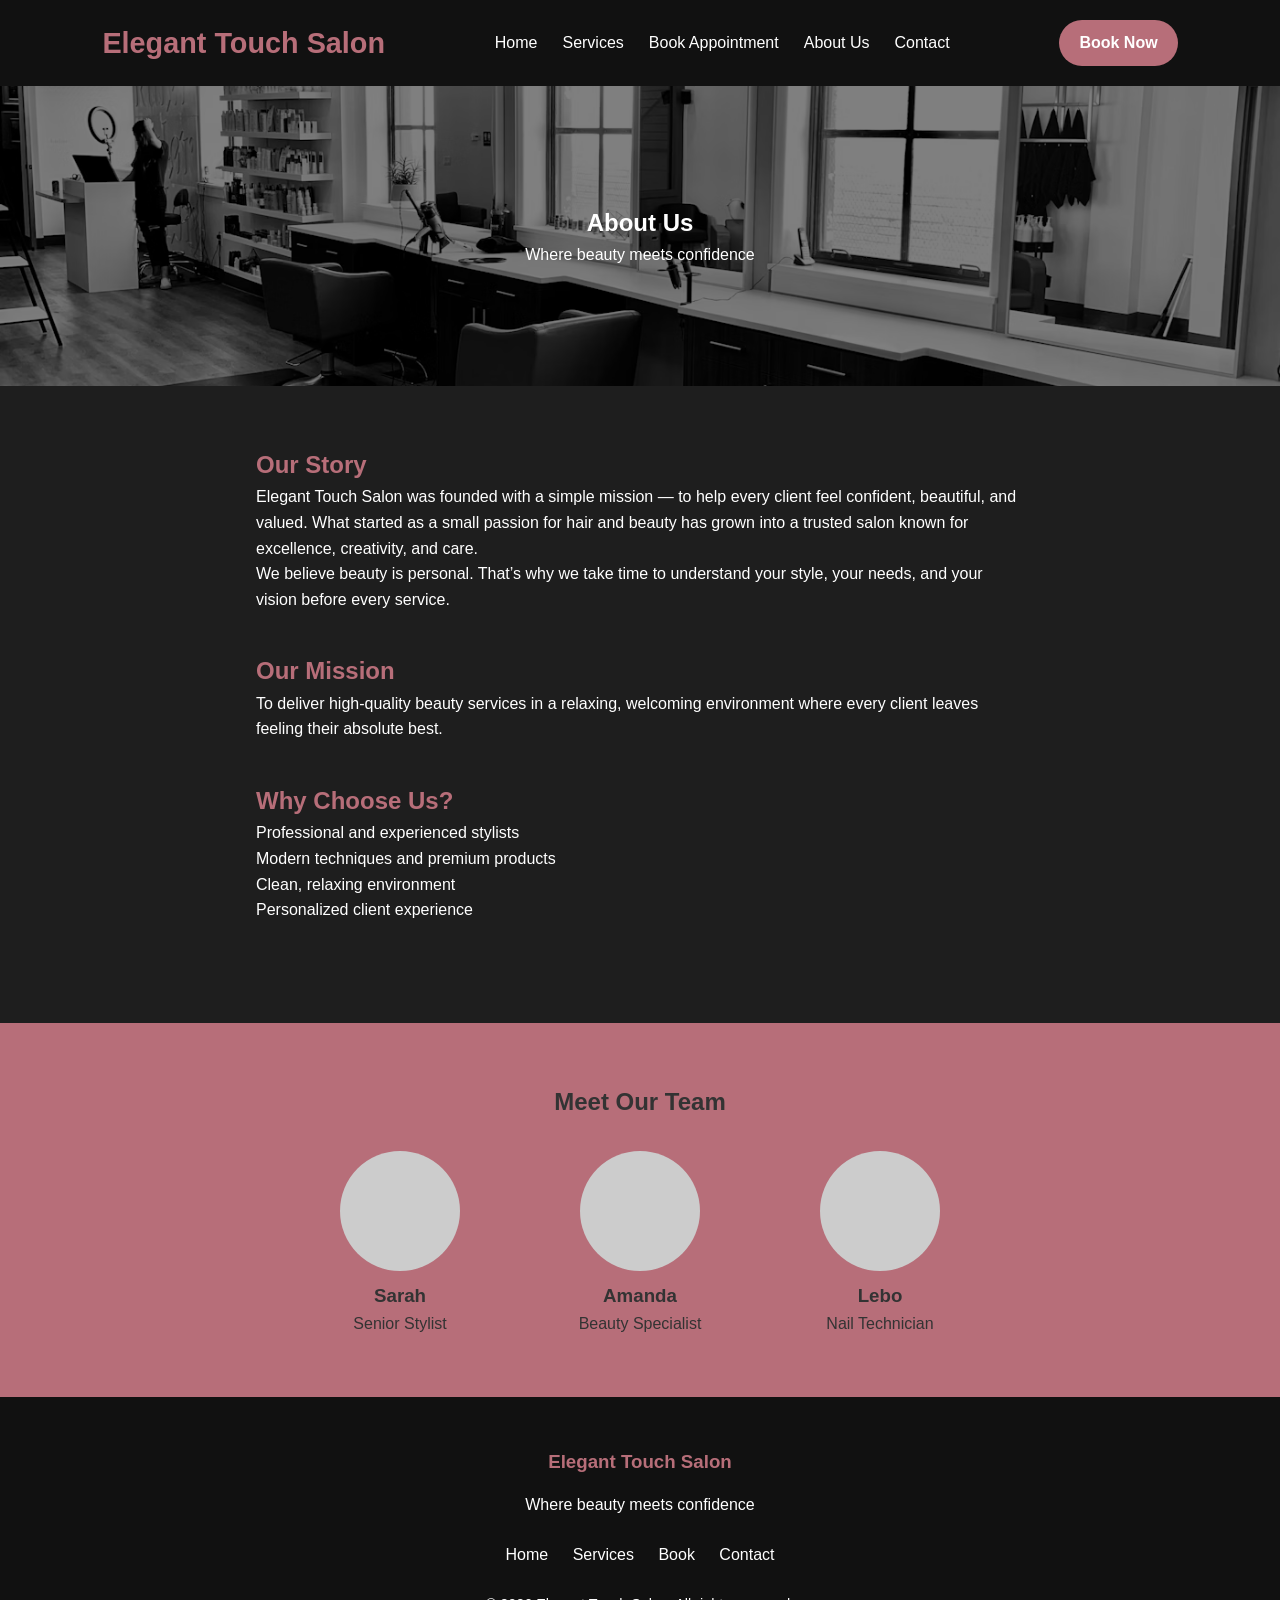
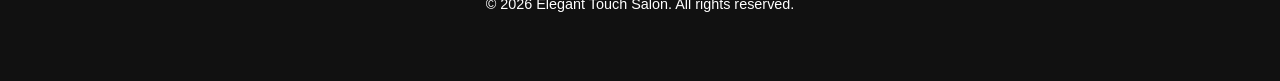
<file: About.html>
<!DOCTYPE html>
<html lang="en">
<head>
  <meta charset="UTF-8">
  <meta name="viewport" content="width=device-width, initial-scale=1.0">
  <title>About Us | Elegant Touch Salon</title>
  <link rel="stylesheet" href="about.css">
</head>

<body>


  <header class="navbar">
    <div class="logo">Elegant Touch Salon</div>
     <ul class="nav-links">
            <li><a href="index.html">Home</a></li>
            <li><a href="services.html">Services</a></li>
            <li><a href="booking.html">Book Appointment</a></li>
            <li><a href="about.html">About Us</a></li>
            <li><a href="contact.html">Contact</a></li>
        </ul>
        <a href="booking.html" class="btn-nav">
                Book Now
            </a>
  </header>

  <!-- HERO SECTION -->
  <section class="about-hero">
    <div class="overlay">
      <h1>About Us</h1>
      <p>Where beauty meets confidence</p>
    </div>
  </section>

  <!-- MAIN CONTENT -->
  <section class="about-content">

    <div class="about-text">
      <h2>Our Story</h2>
      <p>
        Elegant Touch Salon was founded with a simple mission — to help every client feel confident,
        beautiful, and valued. What started as a small passion for hair and beauty has grown into a
        trusted salon known for excellence, creativity, and care.
      </p>

      <p>
        We believe beauty is personal. That’s why we take time to understand your style, your needs,
        and your vision before every service.
      </p>
    </div>

    <div class="about-text">
      <h2>Our Mission</h2>
      <p>
        To deliver high-quality beauty services in a relaxing, welcoming environment where every client
        leaves feeling their absolute best.
      </p>
    </div>

    <div class="about-text">
      <h2>Why Choose Us?</h2>
      <ul>
        <li>Professional and experienced stylists</li>
        <li>Modern techniques and premium products</li>
        <li>Clean, relaxing environment</li>
        <li>Personalized client experience</li>
      </ul>
    </div>

  </section>

  <!-- TEAM SECTION -->
  <section class="team">
    <h2>Meet Our Team</h2>

    <div class="team-grid">
      <div class="team-member">
        <div class="avatar"></div>
        <h3>Sarah</h3>
        <p>Senior Stylist</p>
      </div>

      <div class="team-member">
        <div class="avatar"></div>
        <h3>Amanda</h3>
        <p>Beauty Specialist</p>
      </div>

      <div class="team-member">
        <div class="avatar"></div>
        <h3>Lebo</h3>
        <p>Nail Technician</p>
      </div>
    </div>
  </section>

  <!-- FOOTER -->
  <footer>
    <div class="footer-content">
      <h3>Elegant Touch Salon</h3>
      <p>Where beauty meets confidence</p>

      <div class="footer-links">
        <a href="index.html">Home</a>
        <a href="services.html">Services</a>
        <a href="booking.html">Book</a>
        <a href="contact.html">Contact</a>
      </div>

      <p class="copyright">
        © 2026 Elegant Touch Salon. All rights reserved.
      </p>
    </div>
  </footer>

</body>
</html>
</file>
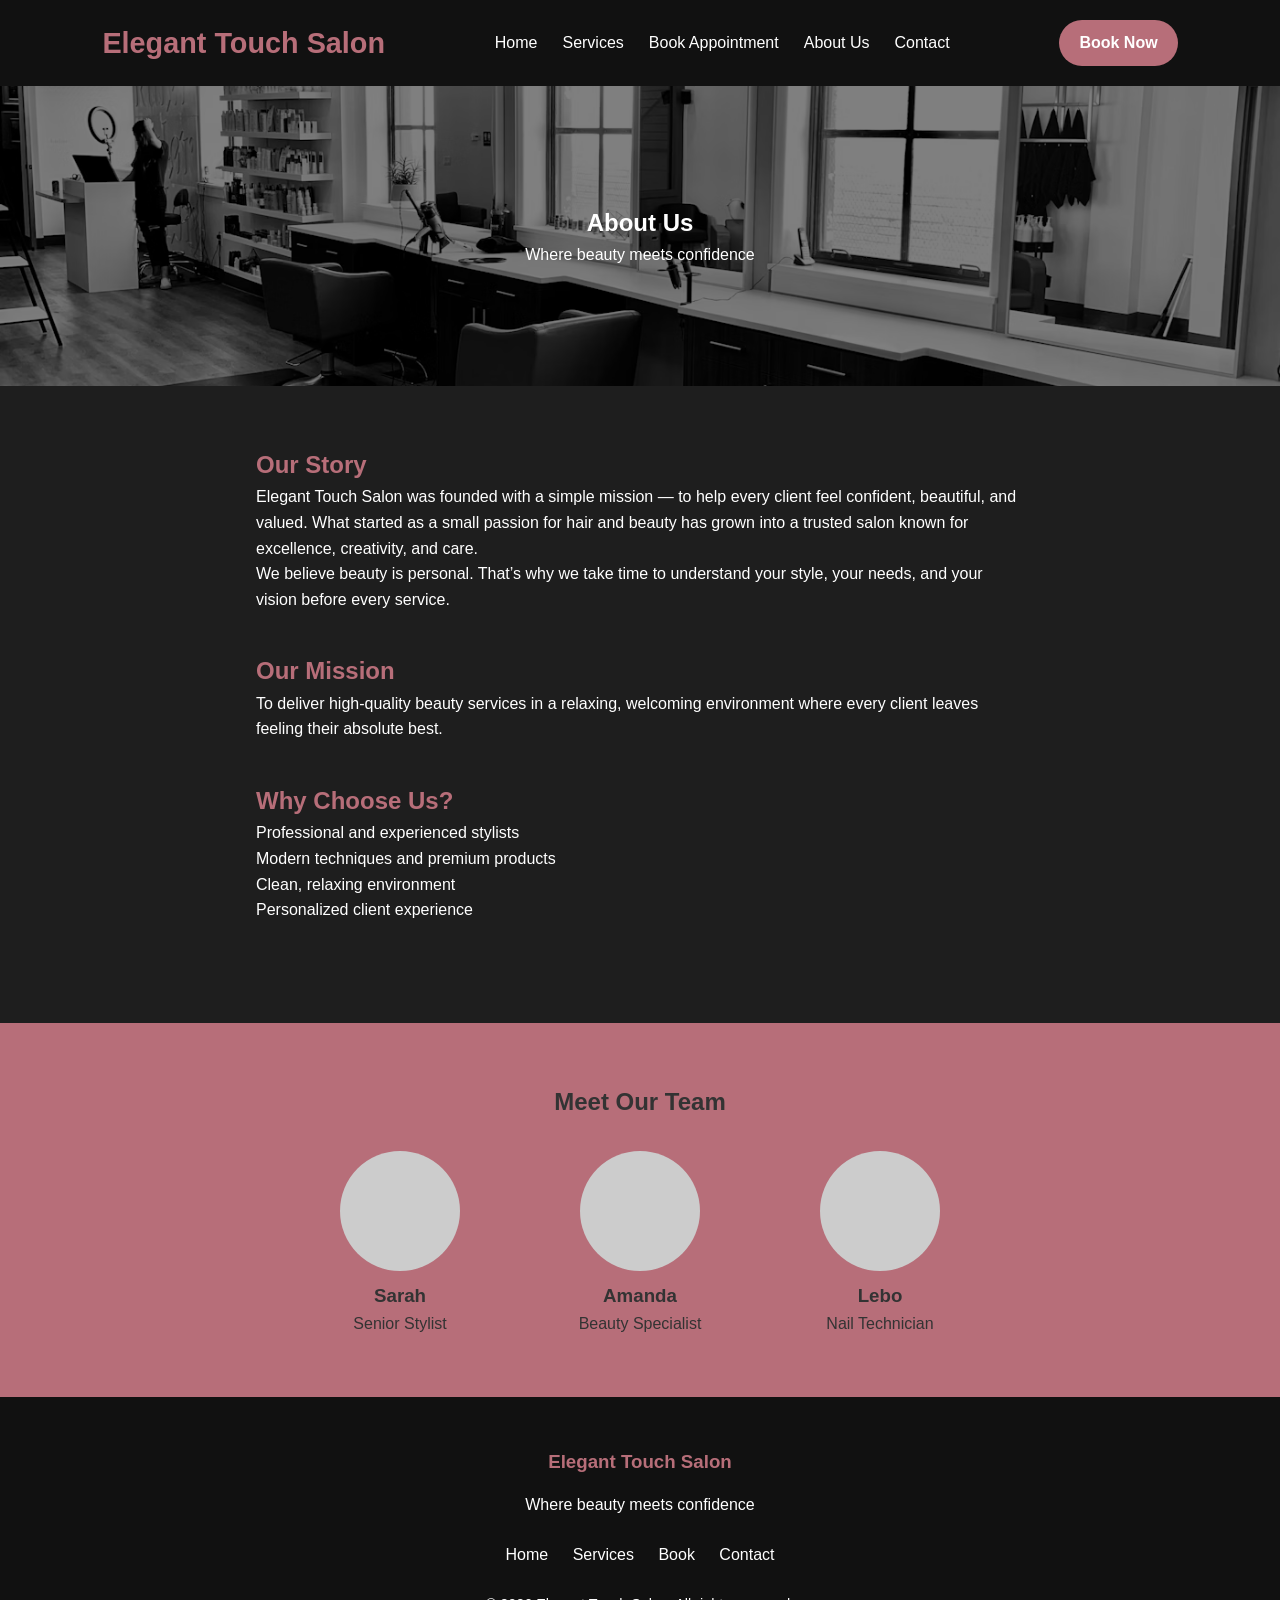
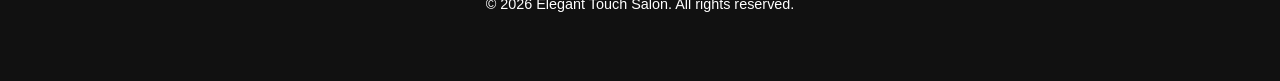
<file: about.html>
<!DOCTYPE html>
<html lang="en">
<head>
  <meta charset="UTF-8">
  <meta name="viewport" content="width=device-width, initial-scale=1.0">
  <title>About Us | Elegant Touch Salon</title>
  <link rel="stylesheet" href="about.css">
</head>

<body>


  <header class="navbar">
    <div class="logo">Elegant Touch Salon</div>
     <ul class="nav-links">
            <li><a href="index.html">Home</a></li>
            <li><a href="services.html">Services</a></li>
            <li><a href="booking.html">Book Appointment</a></li>
            <li><a href="about.html">About Us</a></li>
            <li><a href="contact.html">Contact</a></li>
        </ul>
        <a href="booking.html" class="btn-nav">
                Book Now
            </a>
  </header>

  <!-- HERO SECTION -->
  <section class="about-hero">
    <div class="overlay">
      <h1>About Us</h1>
      <p>Where beauty meets confidence</p>
    </div>
  </section>

  <!-- MAIN CONTENT -->
  <section class="about-content">

    <div class="about-text">
      <h2>Our Story</h2>
      <p>
        Elegant Touch Salon was founded with a simple mission — to help every client feel confident,
        beautiful, and valued. What started as a small passion for hair and beauty has grown into a
        trusted salon known for excellence, creativity, and care.
      </p>

      <p>
        We believe beauty is personal. That’s why we take time to understand your style, your needs,
        and your vision before every service.
      </p>
    </div>

    <div class="about-text">
      <h2>Our Mission</h2>
      <p>
        To deliver high-quality beauty services in a relaxing, welcoming environment where every client
        leaves feeling their absolute best.
      </p>
    </div>

    <div class="about-text">
      <h2>Why Choose Us?</h2>
      <ul>
        <li>Professional and experienced stylists</li>
        <li>Modern techniques and premium products</li>
        <li>Clean, relaxing environment</li>
        <li>Personalized client experience</li>
      </ul>
    </div>

  </section>

  <!-- TEAM SECTION -->
  <section class="team">
    <h2>Meet Our Team</h2>

    <div class="team-grid">
      <div class="team-member">
        <div class="avatar"></div>
        <h3>Sarah</h3>
        <p>Senior Stylist</p>
      </div>

      <div class="team-member">
        <div class="avatar"></div>
        <h3>Amanda</h3>
        <p>Beauty Specialist</p>
      </div>

      <div class="team-member">
        <div class="avatar"></div>
        <h3>Lebo</h3>
        <p>Nail Technician</p>
      </div>
    </div>
  </section>

  <!-- FOOTER -->
  <footer>
    <div class="footer-content">
      <h3>Elegant Touch Salon</h3>
      <p>Where beauty meets confidence</p>

      <div class="footer-links">
        <a href="index.html">Home</a>
        <a href="services.html">Services</a>
        <a href="booking.html">Book</a>
        <a href="contact.html">Contact</a>
      </div>

      <p class="copyright">
        © 2026 Elegant Touch Salon. All rights reserved.
      </p>
    </div>
  </footer>

</body>
</html>
</file>
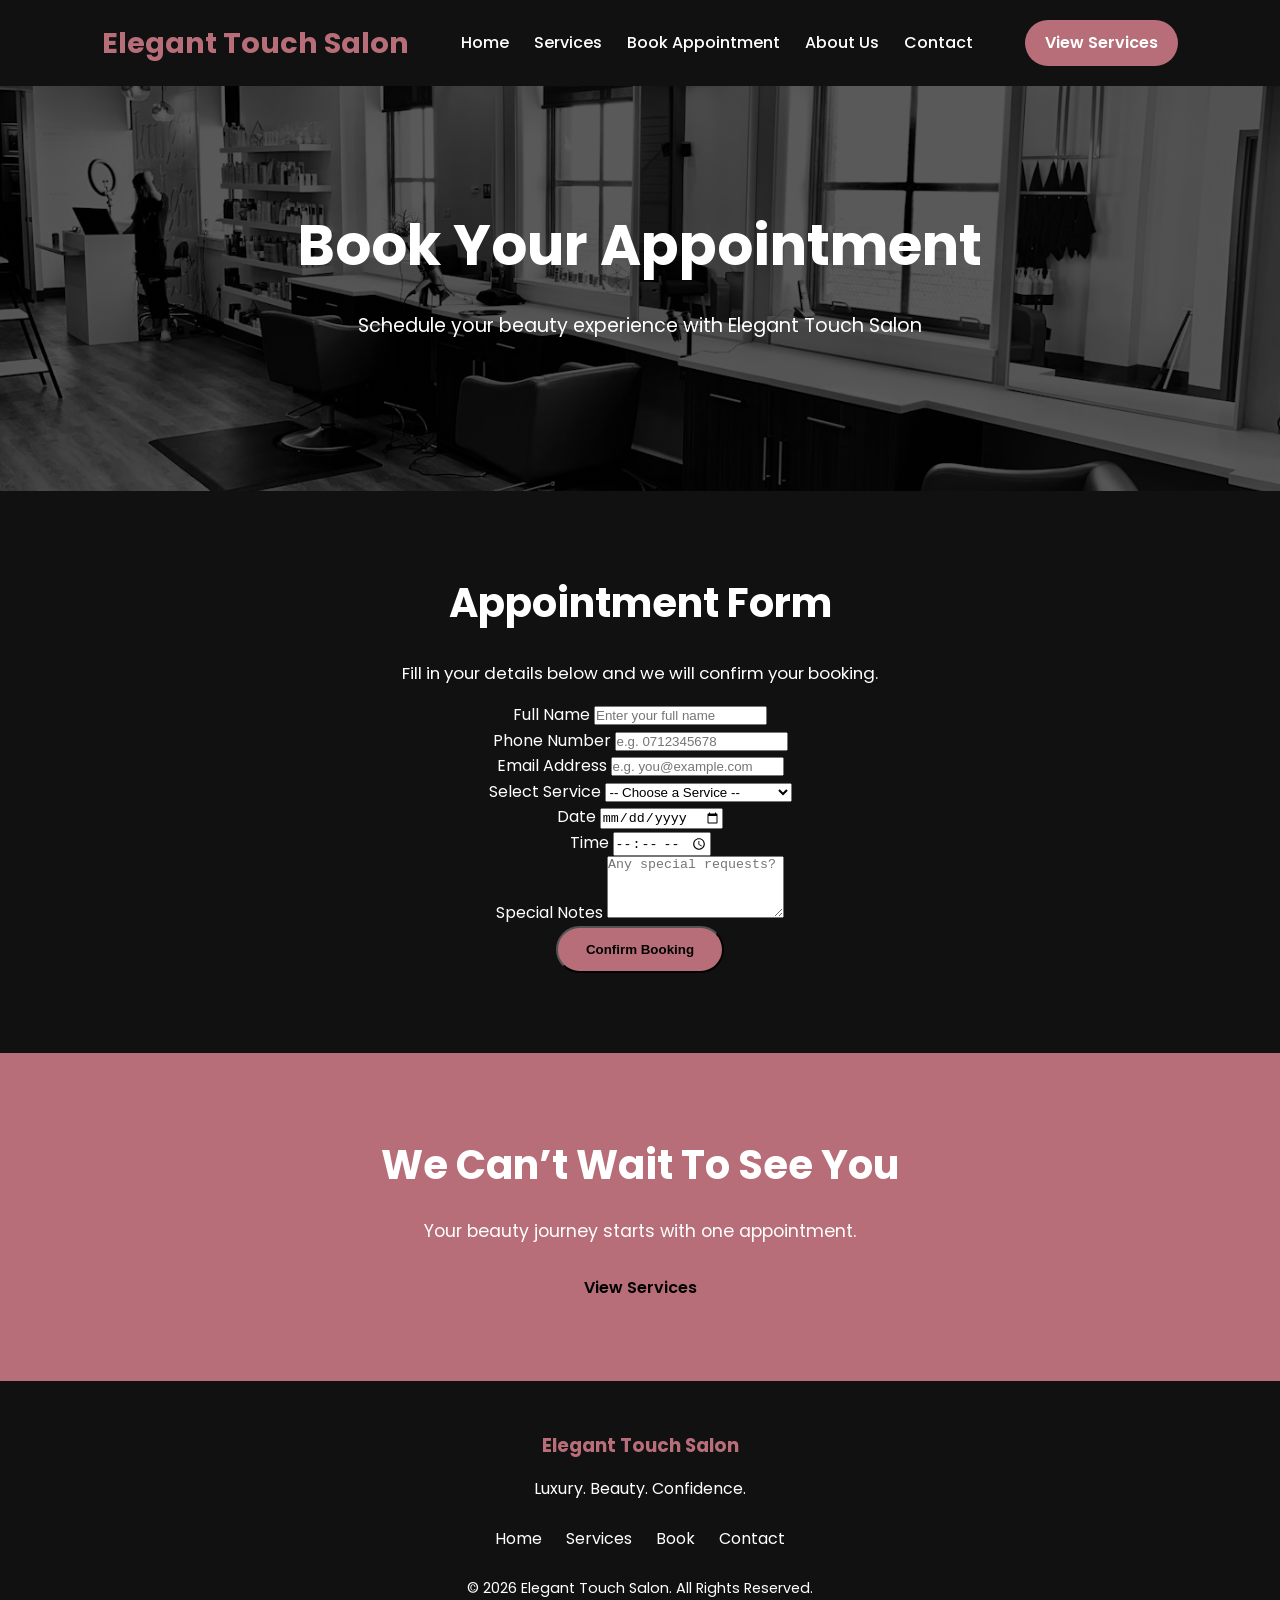
<file: booking.html>
<!DOCTYPE html>
<html lang="en">
<head>
    <meta charset="UTF-8">
    <meta name="viewport" content="width=device-width, initial-scale=1.0">
    <title>Book Appointment | Elegant Touch Salon</title>

    <link rel="stylesheet" href="style.css">

    <link href="https://fonts.googleapis.com/css2?family=Poppins:wght@300;400;500;600;700&display=swap" rel="stylesheet">
</head>
<body>

<!-- NAVIGATION -->
<header>
    <nav class="navbar">

        <div class="logo">
            Elegant Touch Salon
        </div>

        <ul class="nav-links">
            <li><a href="index.html">Home</a></li>
            <li><a href="services.html">Services</a></li>
            <li><a href="booking.html">Book Appointment</a></li>
            <li><a href="about.html">About Us</a></li>
            <li><a href="contact.html">Contact</a></li>
        </ul>

        <a href="services.html" class="btn-nav">
            View Services
        </a>

    </nav>
</header>

<!-- HERO -->
<section class="hero" style="height: 45vh;">
    <div class="hero-content">
        <h1>Book Your Appointment</h1>
        <p>Schedule your beauty experience with Elegant Touch Salon</p>
    </div>
</section>

<!-- BOOKING FORM -->
<section class="about-preview">

    <div class="container">

        <h2>Appointment Form</h2>

        <p>Fill in your details below and we will confirm your booking.</p>

        <form id="bookingForm" class="booking-form">

            <div class="form-group">
                <label>Full Name</label>
                <input type="text" id="fullName" placeholder="Enter your full name" required>
            </div>

            <div class="form-group">
                <label>Phone Number</label>
                <input type="tel" id="phone" placeholder="e.g. 0712345678" required>
            </div>

            <div class="form-group">
                <label>Email Address</label>
                <input type="email" id="email" placeholder="e.g. you@example.com">
            </div>

            <div class="form-group">
                <label>Select Service</label>
                <select id="service" required>
                    <option value="">-- Choose a Service --</option>
                    <option value="Haircut & Styling">Haircut & Styling</option>
                    <option value="Braiding & Protective Styles">Braiding & Protective Styles</option>
                    <option value="Hair Treatments">Hair Treatments</option>
                    <option value="Wash & Blow Dry">Wash & Blow Dry</option>
                    <option value="Makeup Services">Makeup Services</option>
                    <option value="Manicure & Pedicure">Manicure & Pedicure</option>
                </select>
            </div>

            <div class="form-group">
                <label>Date</label>
                <input type="date" id="date" required>
            </div>

            <div class="form-group">
                <label>Time</label>
                <input type="time" id="time" required>
            </div>

            <div class="form-group">
                <label>Special Notes</label>
                <textarea id="notes" rows="4" placeholder="Any special requests?"></textarea>
            </div>

            <button type="submit" class="btn-primary">
                Confirm Booking
            </button>

        </form>

        <div id="confirmationMessage" style="display:none; margin-top:20px; color:#B76E79; font-weight:600;">
            Your booking has been submitted successfully!
        </div>

    </div>

</section>

<!-- CTA -->
<section class="cta">

    <div class="container">

        <h2>We Can’t Wait To See You</h2>

        <p>
            Your beauty journey starts with one appointment.
        </p>

        <a href="services.html" class="btn-primary">
            View Services
        </a>

    </div>

</section>

<!-- FOOTER -->
<footer>

    <div class="footer-content">

        <h3>Elegant Touch Salon</h3>

        <p>Luxury. Beauty. Confidence.</p>

        <div class="footer-links">
            <a href="index.html">Home</a>
            <a href="services.html">Services</a>
            <a href="booking.html">Book</a>
            <a href="contact.html">Contact</a>
        </div>

        <p class="copyright">
            © 2026 Elegant Touch Salon. All Rights Reserved.
        </p>

    </div>

</footer>

<!-- SIMPLE JAVASCRIPT -->
<script>
document.getElementById("bookingForm").addEventListener("submit", function(e){
    e.preventDefault();

    // Collect form data (future database integration point)
    const bookingData = {
        fullName: document.getElementById("fullName").value,
        phone: document.getElementById("phone").value,
        email: document.getElementById("email").value,
        service: document.getElementById("service").value,
        date: document.getElementById("date").value,
        time: document.getElementById("time").value,
        notes: document.getElementById("notes").value
    };

    console.log("Booking Submitted:", bookingData);

    // Show confirmation message
    document.getElementById("confirmationMessage").style.display = "block";

    // Reset form
    document.getElementById("bookingForm").reset();
});
</script>

</body>
</html>
</file>
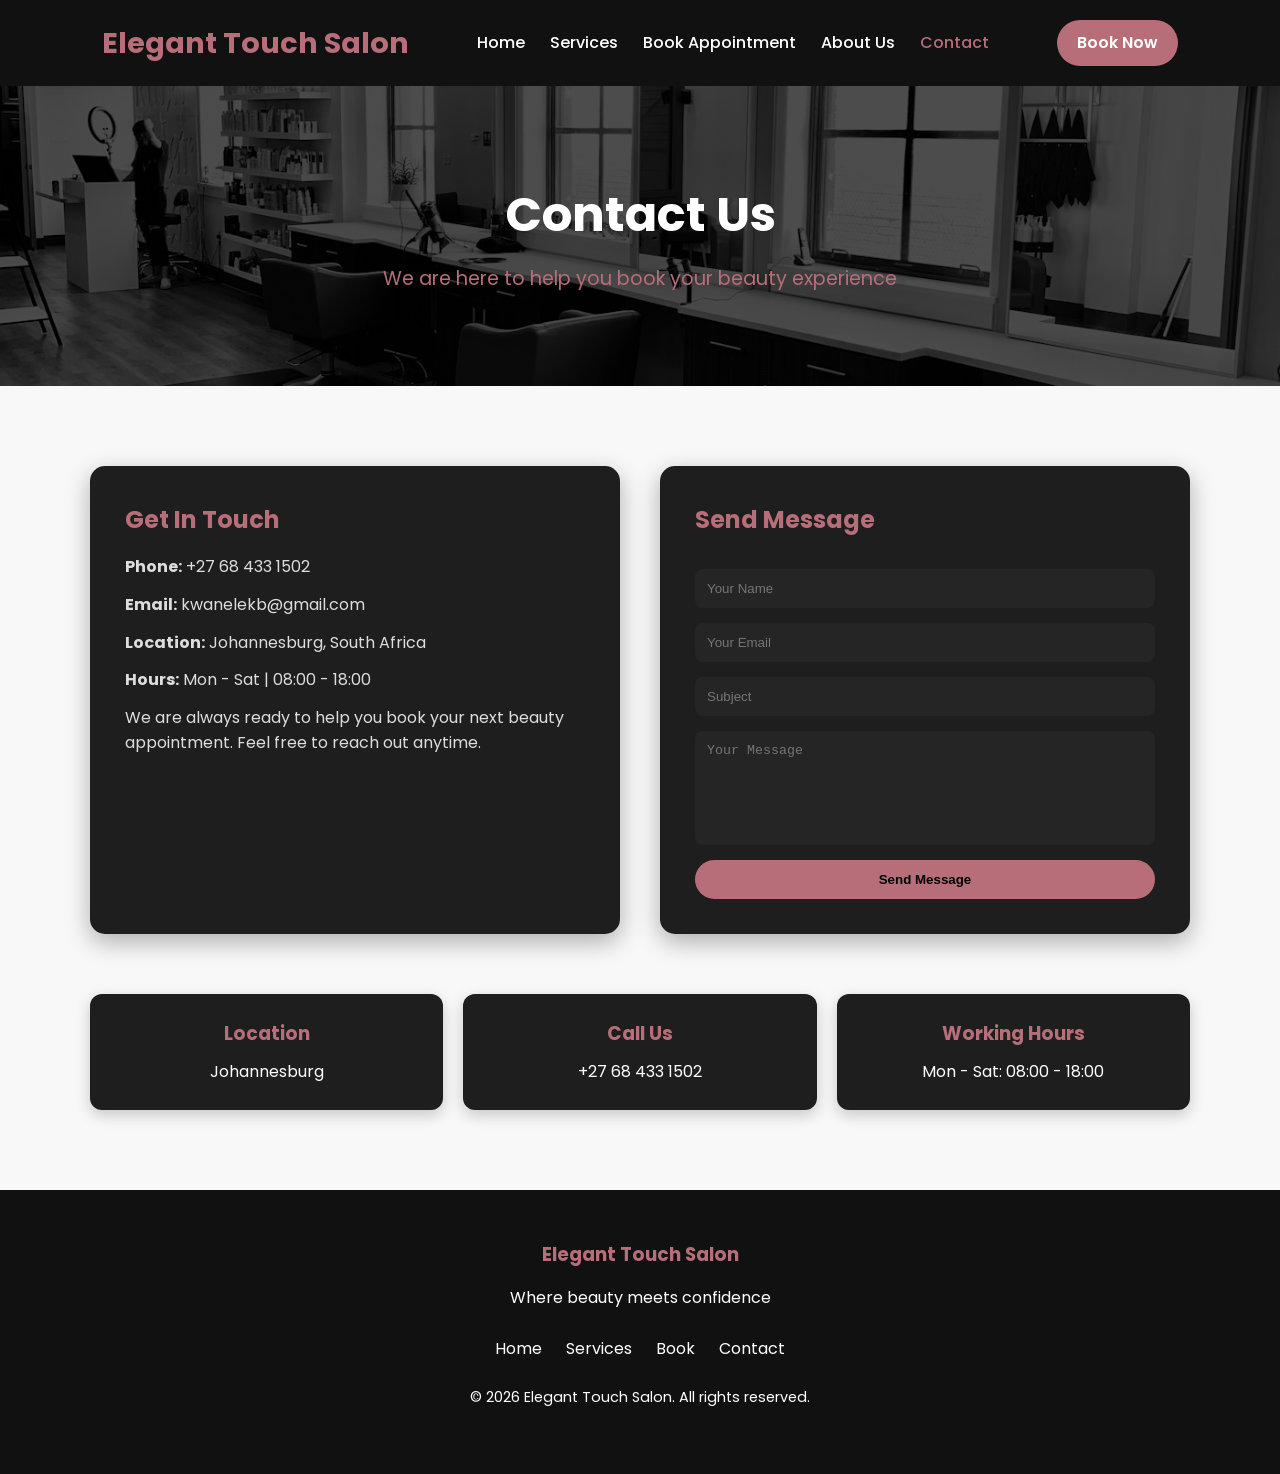
<file: contact.html>
<!DOCTYPE html>
<html lang="en">
<head>
  <meta charset="UTF-8">
  <meta name="viewport" content="width=device-width, initial-scale=1.0">
  <title>Contact Us | Elegant Touch Salon</title>

  <!-- Your global stylesheet -->
  <link rel="stylesheet" href="contact.css">

  <!-- Google Font (if not already in style.css) -->
  <link href="https://fonts.googleapis.com/css2?family=Poppins:wght@300;400;500;600;700&display=swap" rel="stylesheet">
</head>

<body>

  <!-- NAVBAR (same as home page) -->
  <header>
    <div class="navbar">

      <div class="logo">Elegant Touch Salon</div>

      <ul class="nav-links">
        <li><a href="index.html">Home</a></li>
        <li><a href="services.html">Services</a></li>
        <li><a href="booking.html">Book Appointment</a></li>
        <li><a href="about.html">About Us</a></li>
        <li><a href="contact.html" class="active">Contact</a></li>
      </ul>
      <a href="booking.html" class="btn-nav">
                Book Now
            </a>

    </div>
  </header>

  <section class="contact-hero">

    <div class="contact-hero-content">
        <h1>Contact Us</h1>
        <p>We are here to help you book your beauty experience</p>
    </div>

</section>

  <!-- CONTACT SECTION -->
  <section class="contact-section">

    <div class="contact-container">

      <!-- LEFT INFO BOX -->
      <div class="contact-info">
        <h2>Get In Touch</h2>

        <p><strong>Phone:</strong> +27 68 433 1502</p>
        <p><strong>Email:</strong> kwanelekb@gmail.com</p>
        <p><strong>Location:</strong> Johannesburg, South Africa</p>
        <p><strong>Hours:</strong> Mon - Sat | 08:00 - 18:00</p>

        <p>
          We are always ready to help you book your next beauty appointment.
          Feel free to reach out anytime.
        </p>
      </div>

      <!-- RIGHT FORM BOX -->
      <form class="contact-form">

        <h2>Send Message</h2>

        <input type="text" placeholder="Your Name" required>
        <input type="email" placeholder="Your Email" required>
        <input type="text" placeholder="Subject">

        <textarea rows="6" placeholder="Your Message"></textarea>

        <button type="submit">Send Message</button>

      </form>

    </div>

    <!-- CONTACT CARDS -->
    <div class="contact-cards">

      <div class="contact-card">
        <h3> Location</h3>
        <p>Johannesburg</p>
      </div>

      <div class="contact-card">
        <h3> Call Us</h3>
        <p>+27 68 433 1502</p>
      </div>

      <div class="contact-card">
        <h3> Working Hours</h3>
        <p>Mon - Sat: 08:00 - 18:00</p>
      </div>

    </div>

  </section>

  <!-- FOOTER -->
  <footer>
    <div class="footer-content">
      <h3>Elegant Touch Salon</h3>
      <p>Where beauty meets confidence</p>

      <div class="footer-links">
        <a href="index.html">Home</a>
        <a href="services.html">Services</a>
        <a href="booking.html">Book</a>
        <a href="contact.html">Contact</a>
      </div>

      <p class="copyright">
        © 2026 Elegant Touch Salon. All rights reserved.
      </p>
    </div>
  </footer>

</body>
</html>
</file>
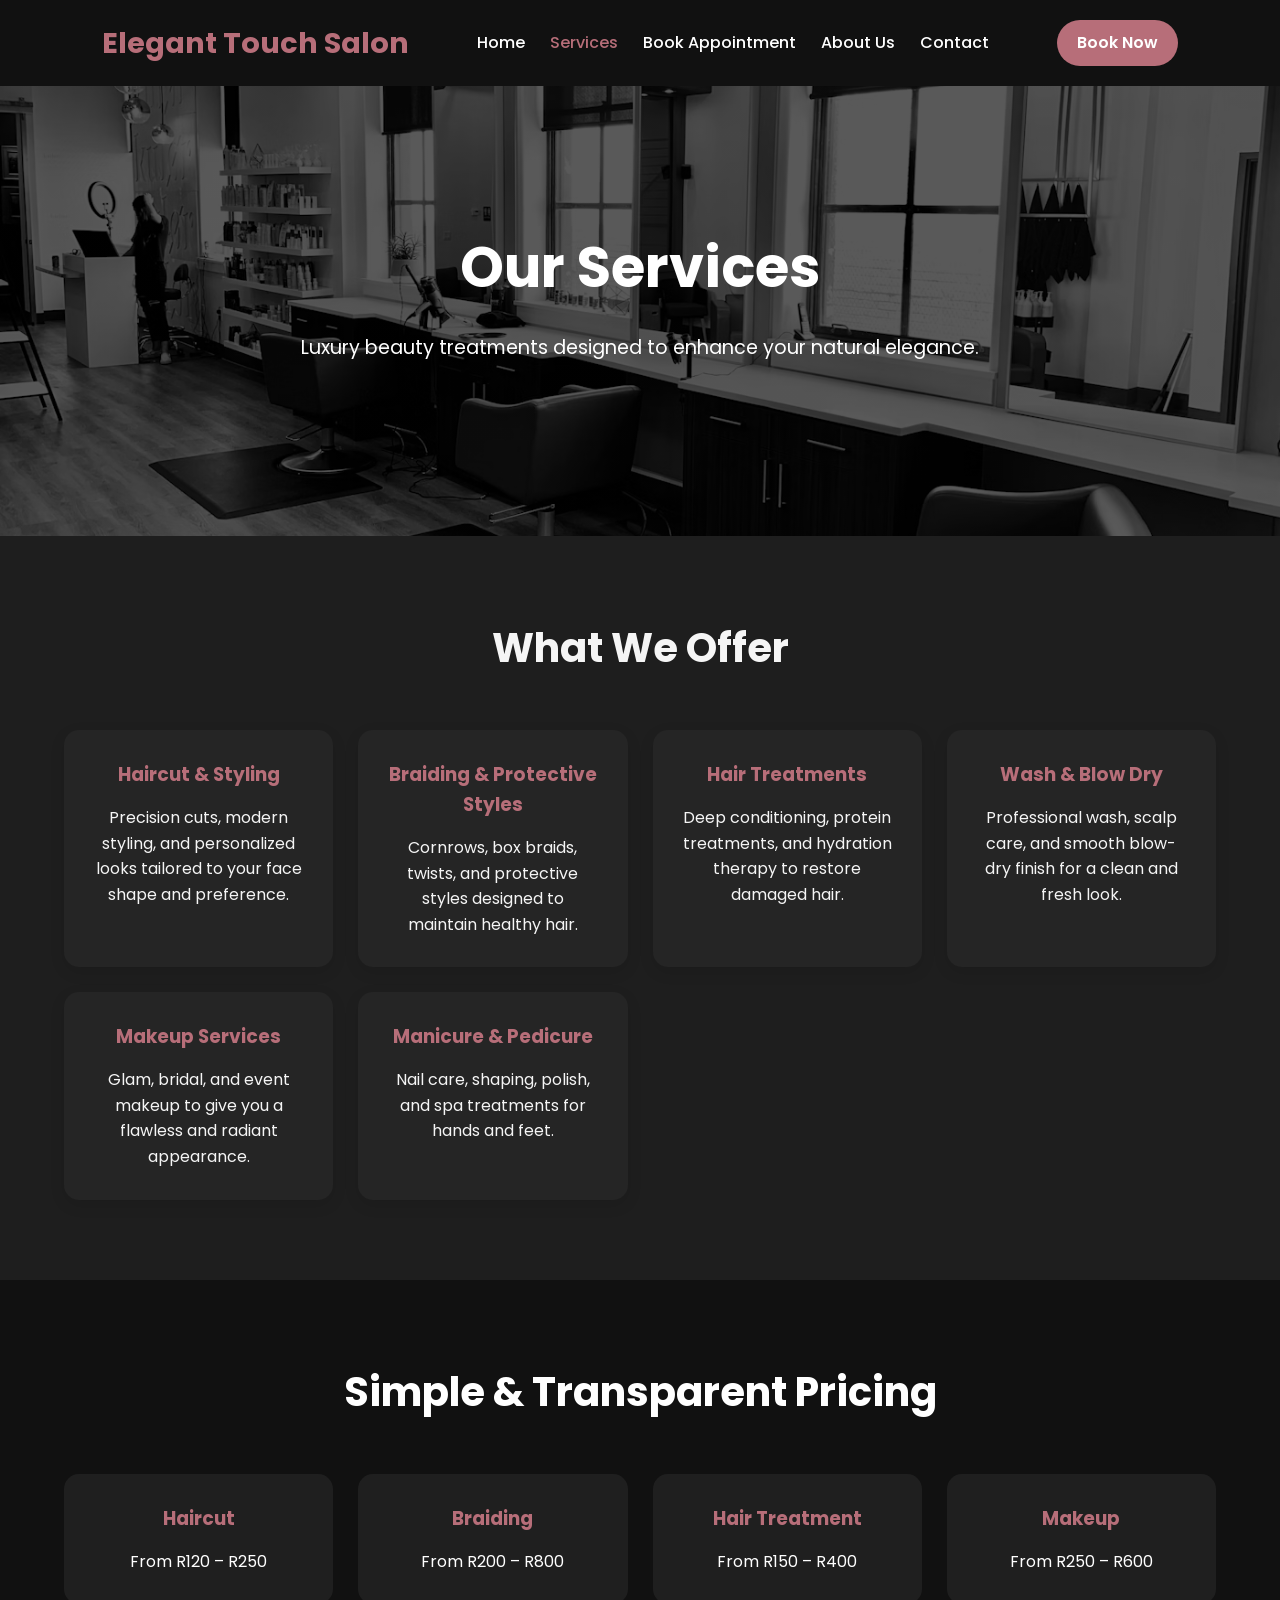
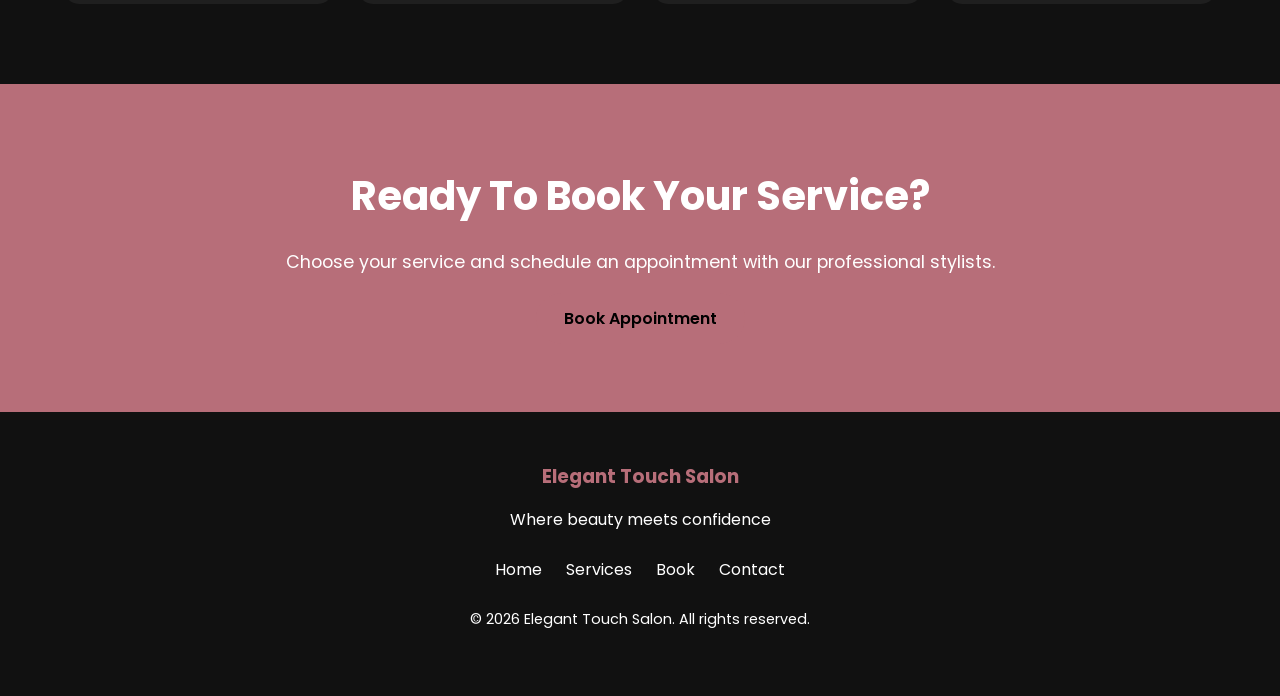
<file: services.html>
<!DOCTYPE html>
<html lang="en">
<head>
    <meta charset="UTF-8">
    <meta name="viewport" content="width=device-width, initial-scale=1.0">
    <title>Our Services | Elegant Touch Salon</title>

    <link rel="stylesheet" href="style.css">

    <link href="https://fonts.googleapis.com/css2?family=Poppins:wght@300;400;500;600;700&display=swap" rel="stylesheet">
</head>
<body>

<!-- NAVIGATION -->
<header>
    <nav class="navbar">

        <div class="logo">
            Elegant Touch Salon
        </div>

        <ul class="nav-links">
            <li><a href="index.html">Home</a></li>
            <li><a href="services.html" class="active">Services</a></li>
            <li><a href="booking.html">Book Appointment</a></li>
            <li><a href="about.html">About Us</a></li>
            <li><a href="contact.html">Contact</a></li>
        </ul>

        <a href="booking.html" class="btn-nav">
            Book Now
        </a>

    </nav>
</header>

<!-- HERO HEADER -->
<section class="hero" style="height: 50vh;">
    <div class="hero-content">
        <h1>Our Services</h1>
        <p>Luxury beauty treatments designed to enhance your natural elegance.</p>
    </div>
</section>

<!-- SERVICES SECTION -->
<section class="services">

    <div class="container">

        <h2>What We Offer</h2>

        <div class="service-grid">

            <div class="service-card">
                <h3>Haircut & Styling</h3>
                <p>
                    Precision cuts, modern styling, and personalized looks
                    tailored to your face shape and preference.
                </p>
            </div>

            <div class="service-card">
                <h3>Braiding & Protective Styles</h3>
                <p>
                    Cornrows, box braids, twists, and protective styles
                    designed to maintain healthy hair.
                </p>
            </div>

            <div class="service-card">
                <h3>Hair Treatments</h3>
                <p>
                    Deep conditioning, protein treatments, and hydration
                    therapy to restore damaged hair.
                </p>
            </div>

            <div class="service-card">
                <h3>Wash & Blow Dry</h3>
                <p>
                    Professional wash, scalp care, and smooth blow-dry
                    finish for a clean and fresh look.
                </p>
            </div>

            <div class="service-card">
                <h3>Makeup Services</h3>
                <p>
                    Glam, bridal, and event makeup to give you a flawless
                    and radiant appearance.
                </p>
            </div>

            <div class="service-card">
                <h3>Manicure & Pedicure</h3>
                <p>
                    Nail care, shaping, polish, and spa treatments for
                    hands and feet.
                </p>
            </div>

        </div>

    </div>

</section>

<!-- PRICING SECTION -->
<section class="why-us">

    <div class="container">

        <h2>Simple & Transparent Pricing</h2>

        <div class="features">

            <div class="feature-box">
                <h3>Haircut</h3>
                <p>From R120 – R250</p>
            </div>

            <div class="feature-box">
                <h3>Braiding</h3>
                <p>From R200 – R800</p>
            </div>

            <div class="feature-box">
                <h3>Hair Treatment</h3>
                <p>From R150 – R400</p>
            </div>

            <div class="feature-box">
                <h3>Makeup</h3>
                <p>From R250 – R600</p>
            </div>

        </div>

    </div>

</section>

<!-- CALL TO ACTION -->
<section class="cta">

    <div class="container">

        <h2>Ready To Book Your Service?</h2>

        <p>
            Choose your service and schedule an appointment with our professional stylists.
        </p>

        <a href="booking.html" class="btn-primary">
            Book Appointment
        </a>

    </div>

</section>

<!-- FOOTER -->
<footer>
    <div class="footer-content">
      <h3>Elegant Touch Salon</h3>
      <p>Where beauty meets confidence</p>

      <div class="footer-links">
        <a href="index.html">Home</a>
        <a href="services.html">Services</a>
        <a href="booking.html">Book</a>
        <a href="contact.html">Contact</a>
      </div>

      <p class="copyright">
        © 2026 Elegant Touch Salon. All rights reserved.
      </p>
    </div>
  </footer>

</body>
</html>
</file>
<file: about.css>
*{
    margin: 0;
    padding: 0;
    box-sizing: border-box;
}

body{
    font-family: 'Poppins', sans-serif;
    background-color: #f8f8f8;
    color: #333;
    line-height: 1.6;
}

html{
    scroll-behavior: smooth;
}

a{
    text-decoration: none;
}

ul{
    list-style: none;
}

.container{
    width: 90%;
    max-width: 1200px;
    margin: auto;
}

header{
    background: #111;
    position: sticky;
    top: 0;
    z-index: 1000;
}

.navbar{
    display: flex;
    justify-content: space-between;
    align-items: center;
    padding: 20px 8%;
}

.logo{
    color: #B76E79;
    font-size: 1.8rem;
    font-weight: 700;
}

.nav-links{
    display: flex;
    gap: 25px;
}

.nav-links a{
    color: white;
    font-weight: 500;
    transition: 0.3s;
}

.nav-links a:hover{
    color: #B76E79;
}

.nav-links a.active{
    color: #B76E79;
}

.btn-nav{
    background: #B76E79;
    color: white;
    padding: 10px 20px;
    border-radius: 30px;
    font-weight: 600;
    transition: 0.3s;
}

.btn-nav:hover{
    background: white;
}


/* HERO */
.about-hero {
  height: 300px;
  background: url('Salon_hero.image.avif') center/cover no-repeat;
  display: flex;
  align-items: center;
  justify-content: center;
  color: white;
  text-align: center;
}

.overlay {
  background: rgba(0,0,0,0.5);
  width: 100%;
  height: 100%;
  display: flex;
  flex-direction: column;
  justify-content: center;
}

/* CONTENT */
.about-content {
    background: #1E1E1E;
    color: white;
  padding: 60px 20%;
  line-height: 1.6;
}

.about-text {
  margin-bottom: 40px;
}

.about-text h2 {
  color: #B76E79;
}

/* TEAM */
.team {
  background: #B76E79;
  padding: 60px 20px;
  text-align: center;
}

.team-grid {
  display: flex;
  justify-content: center;
  gap: 40px;
  margin-top: 30px;
  flex-wrap: wrap;
}

.team-member {
  width: 200px;
}

.avatar {
  width: 120px;
  height: 120px;
  background: #ccc;
  border-radius: 50%;
  margin: 0 auto 10px;
}

/* FOOTER */
footer {
  text-align: center;
  padding: 20px;
  background: #111;
  color: white;
}

footer{
    background: #111;
    color: white;
    text-align: center;
    padding: 50px 20px;
}

.footer-content h3{
    color: #B76E79;
    margin-bottom: 15px;
}

.footer-content p{
    margin-bottom: 15px;
}

.footer-links{
    margin: 25px 0;
}

.footer-links a{
    color: white;
    margin: 0 10px;
    transition: 0.3s;
}

.footer-links a:hover{
    color: #B76E79;
}

.copyright{
    margin-top: 20px;
    font-size: 0.9rem;
}


@media(max-width: 900px){

    .navbar{
        flex-direction: column;
        gap: 15px;
    }

    .nav-links{
        flex-wrap: wrap;
        justify-content: center;
    }

    .hero h1{
        font-size: 2.5rem;
    }

    .hero p{
        font-size: 1rem;
    }
}

@media(max-width: 600px){

    .hero h1{
        font-size: 2rem;
    }

    .about-preview h2,
    .services h2,
    .why-us h2,
    .testimonials h2,
    .cta h2{
        font-size: 2rem;
    }

    .btn-primary,
    .btn-secondary{
        display: block;
        width: 100%;
        text-align: center;
    }

    .hero-buttons{
        flex-direction: column;
    }
}
</file>
<file: style.css>
/* GLOBAL STYLES */

*{
    margin: 0;
    padding: 0;
    box-sizing: border-box;
}

body{
    font-family: 'Poppins', sans-serif;
    background-color: #f8f8f8;
    color: #333;
    line-height: 1.6;
}

html{
    scroll-behavior: smooth;
}

a{
    text-decoration: none;
}

ul{
    list-style: none;
}

.container{
    width: 90%;
    max-width: 1200px;
    margin: auto;
}

/* =========================
   NAVIGATION
========================= */

header{
    background: #111;
    position: sticky;
    top: 0;
    z-index: 1000;
}

.navbar{
    display: flex;
    justify-content: space-between;
    align-items: center;
    padding: 20px 8%;
}

.logo{
    color: #B76E79;
    font-size: 1.8rem;
    font-weight: 700;
}

.nav-links{
    display: flex;
    gap: 25px;
}

.nav-links a{
    color: white;
    font-weight: 500;
    transition: 0.3s;
}

.nav-links a:hover{
    color: #B76E79;
}

.nav-links a.active{
    color: #B76E79;
}

.btn-nav{
    background: #B76E79;
    color: white;
    padding: 10px 20px;
    border-radius: 30px;
    font-weight: 600;
    transition: 0.3s;
}

.btn-nav:hover{
    background: white;
}

/* =========================
   HERO SECTION
========================= */

.hero{
    height: 90vh;

    background:
    linear-gradient(
        rgba(0,0,0,0.65),
        rgba(0,0,0,0.65)
    ),
    url('Salon_hero.image.avif');

    background-size: cover;
    background-position: center;

    display: flex;
    justify-content: center;
    align-items: center;

    text-align: center;
    color: white;
    padding: 20px;
}

.hero-content{
    max-width: 800px;
}

.hero h1{
    font-size: 3.5rem;
    margin-bottom: 20px;
}

.hero p{
    font-size: 1.2rem;
    margin-bottom: 35px;
}

.hero-buttons{
    display: flex;
    justify-content: center;
    gap: 20px;
    flex-wrap: wrap;
}

/* =========================
   BUTTONS
========================= */

.btn-primary{
    background: #B76E79;
    color: black;
    padding: 14px 28px;
    border-radius: 30px;
    font-weight: 600;
    transition: 0.3s;
}

.btn-primary:hover{
    background: white;
}

.btn-secondary{
    border: 2px solid #B76E79;
    color: #B76E79;
    padding: 14px 28px;
    border-radius: 30px;
    font-weight: 600;
    transition: 0.3s;
}

.btn-secondary:hover{
    background: #B76E79;
    color: black;
}

/* =========================
   ABOUT PREVIEW
========================= */

.about-preview{
    background: #111;
    color: white;
    padding: 80px 0;
    text-align: center;
}

.about-preview h2{
    margin-bottom: 25px;
    font-size: 2.5rem;
    color: white;
}

.about-preview p{
    margin-bottom: 15px;
    font-size: 1.05rem;
}

/* =========================
   SERVICES
========================= */

.services{
    background: #1E1E1E;
    color: #F5F5F5;
    padding: 80px 0;
}

.services h2{
    text-align: center;
    margin-bottom: 50px;
    font-size: 2.5rem;
}

.service-grid{
    display: grid;
    grid-template-columns: repeat(auto-fit,minmax(250px,1fr));
    gap: 25px;
}

.service-card{
    background: #252525;
    color: #F5F5F5;
    border-radius: 15px;
    padding: 30px;
    text-align: center;

    box-shadow:
    0 5px 15px rgba(0,0,0,0.1);

    transition: 0.3s;
}

.service-card:hover{
    transform: translateY(-8px);
}

.service-card h3{
    color: #B76E79;
    margin-bottom: 15px;
}

/* =========================
   WHY CHOOSE US
========================= */

.why-us{
    background: #111;
    color: white;
    padding: 80px 0;
}

.why-us h2{
    text-align: center;
    margin-bottom: 50px;
    font-size: 2.5rem;
}

.features{
    display: grid;
    grid-template-columns: repeat(auto-fit,minmax(250px,1fr));
    gap: 25px;
}

.feature-box{
    background: #1f1f1f;
    padding: 30px;
    border-radius: 15px;
    text-align: center;
}

.feature-box h3{
    color: #B76E79;
    margin-bottom: 15px;
}

/* =========================
   TESTIMONIALS
========================= */

.testimonials{
    padding: 80px 0;
    background: #121212;
}

.testimonials h2{
    text-align: center;
    margin-bottom: 50px;
    font-size: 2.5rem;
}

.testimonial-grid{
    display: grid;
    grid-template-columns: repeat(auto-fit,minmax(280px,1fr));
    gap: 25px;
}

.testimonial-card{
    background:  #252525;
    color: #F5F5F5;
    padding: 30px;
    border-radius: 15px;

    box-shadow:
    0 5px 15px rgba(0,0,0,0.08);
}

.testimonial-card p{
    margin-bottom: 20px;
}

.testimonial-card h4{
    color: #B76E79;
}

/* =========================
   CALL TO ACTION
========================= */

.cta{
    background: #B76E79;
    color: white;
    text-align: center;
    padding: 80px 20px;
}

.cta h2{
    font-size: 2.5rem;
    margin-bottom: 20px;
}

.cta p{
    margin-bottom: 30px;
    font-size: 1.1rem;
}

/* =========================
   FOOTER
========================= */

footer{
    background: #111;
    color: white;
    text-align: center;
    padding: 50px 20px;
}

.footer-content h3{
    color: #B76E79;
    margin-bottom: 15px;
}

.footer-content p{
    margin-bottom: 15px;
}

.footer-links{
    margin: 25px 0;
}

.footer-links a{
    color: white;
    margin: 0 10px;
    transition: 0.3s;
}

.footer-links a:hover{
    color: #B76E79;
}

.copyright{
    margin-top: 20px;
    font-size: 0.9rem;
}

/* =========================
   RESPONSIVE DESIGN
========================= */

@media(max-width: 900px){

    .navbar{
        flex-direction: column;
        gap: 15px;
    }

    .nav-links{
        flex-wrap: wrap;
        justify-content: center;
    }

    .hero h1{
        font-size: 2.5rem;
    }

    .hero p{
        font-size: 1rem;
    }
}

@media(max-width: 600px){

    .hero h1{
        font-size: 2rem;
    }

    .about-preview h2,
    .services h2,
    .why-us h2,
    .testimonials h2,
    .cta h2{
        font-size: 2rem;
    }

    .btn-primary,
    .btn-secondary{
        display: block;
        width: 100%;
        text-align: center;
    }

    .hero-buttons{
        flex-direction: column;
    }
}

/* =========================
   CONTACT PAGE FIX (FULL CLEAN VERSION)
========================= */

/* SECTION WRAPPER */
.contact-section{
    padding: 80px 0;
    background: #111;
}

/* MAIN LAYOUT */
.contact-container{
    display: grid;
    grid-template-columns: 1fr 1fr;
    gap: 40px;

    width: 90%;
    max-width: 1100px;
    margin: auto;

    align-items: stretch;
}

/* LEFT + RIGHT CARDS */
.contact-info,
.contact-form{
    background: #1E1E1E;
    padding: 35px;
    border-radius: 15px;

    box-shadow: 0 8px 25px rgba(0,0,0,0.3);
}

/* HEADINGS */
.contact-info h2,
.contact-form h2{
    color: #B76E79;
    margin-bottom: 15px;
}

/* INFO TEXT */
.contact-info p{
    margin-bottom: 12px;
    line-height: 1.6;
    color: #ddd;
}

/* FORM LAYOUT */
.contact-form{
    display: flex;
    flex-direction: column;
    gap: 15px;
}

/* INPUTS */
.contact-form input,
.contact-form textarea{
    width: 100%;
    padding: 12px;

    border-radius: 8px;
    border: none;

    background: #252525;
    color: white;

    outline: none;
}

/* BUTTON */
.contact-form button{
    padding: 12px;
    background: #B76E79;
    color: black;

    border: none;
    border-radius: 30px;

    font-weight: 600;
    cursor: pointer;
    transition: 0.3s;
}

.contact-form button:hover{
    background: white;
}

/* CONTACT CARDS (BOTTOM SECTION) */
.contact-cards{
    display: grid;
    grid-template-columns: repeat(3, 1fr);
    gap: 20px;

    width: 90%;
    max-width: 1100px;
    margin: 60px auto 0;
}

.contact-card{
    background: #1E1E1E;
    padding: 25px;
    border-radius: 12px;

    text-align: center;

    transition: 0.3s;
    box-shadow: 0 5px 15px rgba(0,0,0,0.2);
}

.contact-card:hover{
    transform: translateY(-6px);
    border-top: 3px solid #B76E79;
}

.contact-card h3{
    color: #B76E79;
    margin-bottom: 10px;
}

/* RESPONSIVE DESIGN */
@media(max-width: 768px){

    .contact-container{
        grid-template-columns: 1fr;
    }

    .contact-cards{
        grid-template-columns: 1fr;
    }
}

/* =========================
   HERO ANIMATIONS
========================= */

.hero-content h1{
    opacity: 0;
    animation: fadeUp 1s ease forwards;
}

.hero-content p{
    opacity: 0;
    animation: fadeUp 1s ease forwards;
    animation-delay: 0.5s;
}

.hero-buttons{
    opacity: 0;
    animation: fadeUp 1s ease forwards;
    animation-delay: 1s;
}

/* Animation Keyframes */

@keyframes fadeUp{
    from{
        opacity: 0;
        transform: translateY(40px);
    }

    to{
        opacity: 1;
        transform: translateY(0);
    }
}

.hero-content{
    animation: float 5s ease-in-out infinite;
}

@keyframes float{

    0%{
        transform: translateY(0);
    }

    50%{
        transform: translateY(-10px);
    }

    100%{
        transform: translateY(0);
    }

}
</file>
<file: contact.css>
*{
    margin: 0;
    padding: 0;
    box-sizing: border-box;
}

body{
    font-family: 'Poppins', sans-serif;
    background-color: #f8f8f8;
    color: #333;
    line-height: 1.6;
}

html{
    scroll-behavior: smooth;
}

a{
    text-decoration: none;
}

ul{
    list-style: none;
}

.container{
    width: 90%;
    max-width: 1200px;
    margin: auto;
}

header{
    background: #111;
    position: sticky;
    top: 0;
    z-index: 1000;
}

.navbar{
    display: flex;
    justify-content: space-between;
    align-items: center;
    padding: 20px 8%;
}

.logo{
    color: #B76E79;
    font-size: 1.8rem;
    font-weight: 700;
}

.nav-links{
    display: flex;
    gap: 25px;
}

.nav-links a{
    color: white;
    font-weight: 500;
    transition: 0.3s;
}

.nav-links a:hover{
    color: #B76E79;
}

.nav-links a.active{
    color: #B76E79;
}

.btn-nav{
    background: #B76E79;
    color: white;
    padding: 10px 20px;
    border-radius: 30px;
    font-weight: 600;
    transition: 0.3s;
}

.btn-nav:hover{
    background: white;
}


/* =========================
   CONTACT HERO SECTION
========================= */

.contact-hero{
    height: 300px;

    background: linear-gradient(
        rgba(0,0,0,0.7),
        rgba(0,0,0,0.7)
    ),
    url('Salon_hero.image.avif');

    background-size: cover;
    background-position: center;

    display: flex;
    justify-content: center;
    align-items: center;

    text-align: center;
}

.contact-hero-content h1{
    font-size: 3rem;
    color: white;
    margin-bottom: 10px;
}

.contact-hero-content p{
    color: #B76E79;
    font-size: 1.2rem;
}



/* =========================
   CONTACT SECTION
========================= */

.contact-section{
    padding: 80px 0;
}

/* MAIN LAYOUT */
.contact-container{
    width: 90%;
    max-width: 1100px;
    margin: auto;

    display: grid;
    grid-template-columns: 1fr 1fr;
    gap: 40px;

    align-items: stretch;
}

/* =========================
   CONTACT CARDS (INFO + FORM)
========================= */

.contact-info,
.contact-form{
    background: #1E1E1E;
    padding: 35px;
    border-radius: 15px;

    box-shadow: 0 8px 25px rgba(0,0,0,0.3);
}

/* HEADINGS */
.contact-info h2,
.contact-form h2{
    color: #B76E79;
    margin-bottom: 15px;
}

/* TEXT */
.contact-info p{
    margin-bottom: 12px;
    line-height: 1.6;
    color: #ddd;
}

/* =========================
   FORM STYLING
========================= */

.contact-form{
    display: flex;
    flex-direction: column;
    gap: 15px;
}

.contact-form input,
.contact-form textarea{
    width: 100%;
    padding: 12px;

    border-radius: 8px;
    border: none;

    background: #252525;
    color: white;

    outline: none;
}

.contact-form textarea{
    resize: none;
}

/* BUTTON */
.contact-form button{
    padding: 12px;
    background: #B76E79;
    color: black;

    border: none;
    border-radius: 30px;

    font-weight: 600;
    cursor: pointer;
    transition: 0.3s;
}

.contact-form button:hover{
    background: white;
}

/* =========================
   CONTACT CARDS (BOTTOM INFO)
========================= */

.contact-cards{
    width: 90%;
    max-width: 1100px;
    margin: 60px auto 0;

    display: grid;
    grid-template-columns: repeat(3, 1fr);
    gap: 20px;
}

.contact-card{
    background: #1E1E1E;
    color: white;
    padding: 25px;
    border-radius: 12px;

    text-align: center;
    transition: 0.3s;

    box-shadow: 0 5px 15px rgba(0,0,0,0.2);
}

.contact-card:hover{
    transform: translateY(-6px);
    border-top: 3px solid #B76E79;
}

.contact-card h3{
    color: #B76E79;
    margin-bottom: 10px;
}

/* =========================
   RESPONSIVE DESIGN
========================= */

@media(max-width: 768px){

    .contact-container{
        grid-template-columns: 1fr;
    }

    .contact-cards{
        grid-template-columns: 1fr;
    }

    .navbar{
        flex-direction: column;
        gap: 15px;
    }
}

footer{
    background: #111;
    color: white;
    text-align: center;
    padding: 50px 20px;
}

.footer-content h3{
    color: #B76E79;
    margin-bottom: 15px;
}

.footer-content p{
    margin-bottom: 15px;
}

.footer-links{
    margin: 25px 0;
}

.footer-links a{
    color: white;
    margin: 0 10px;
    transition: 0.3s;
}

.footer-links a:hover{
    color: #B76E79;
}

.copyright{
    margin-top: 20px;
    font-size: 0.9rem;
}
</file>
